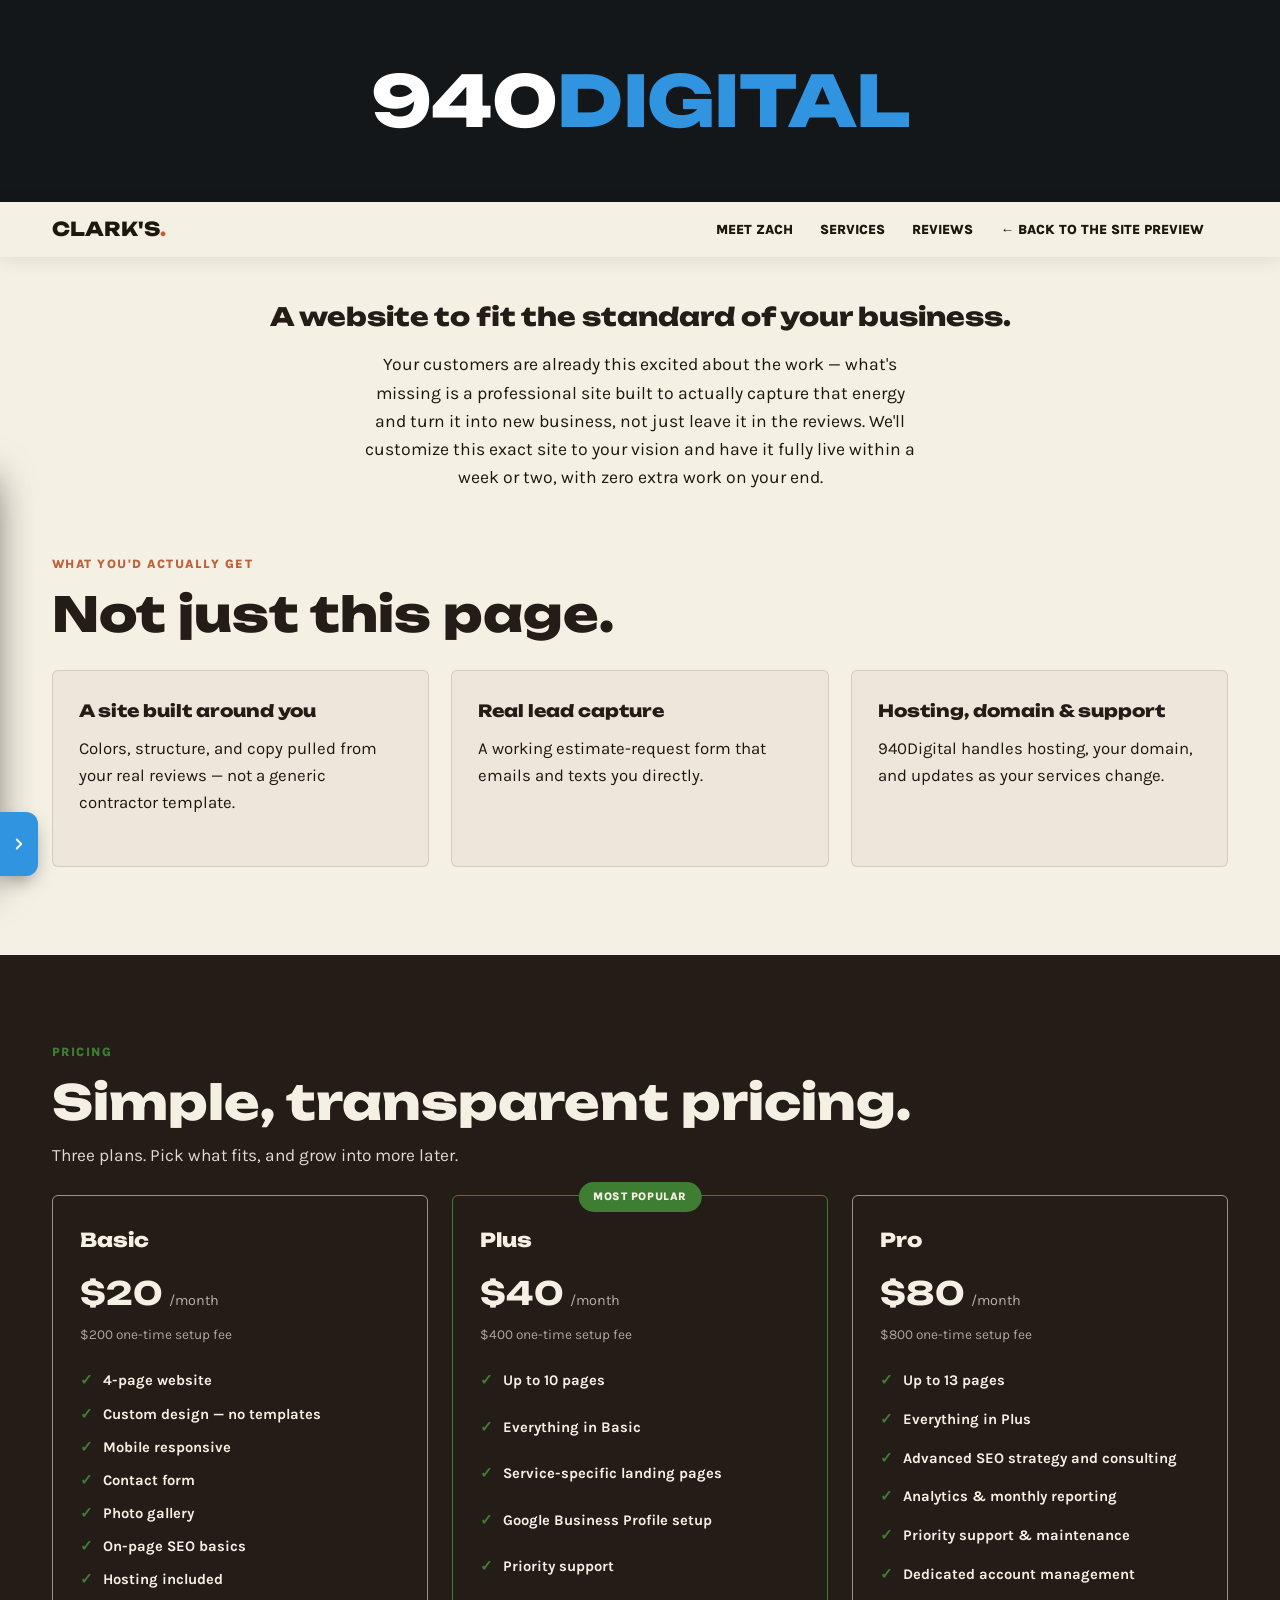
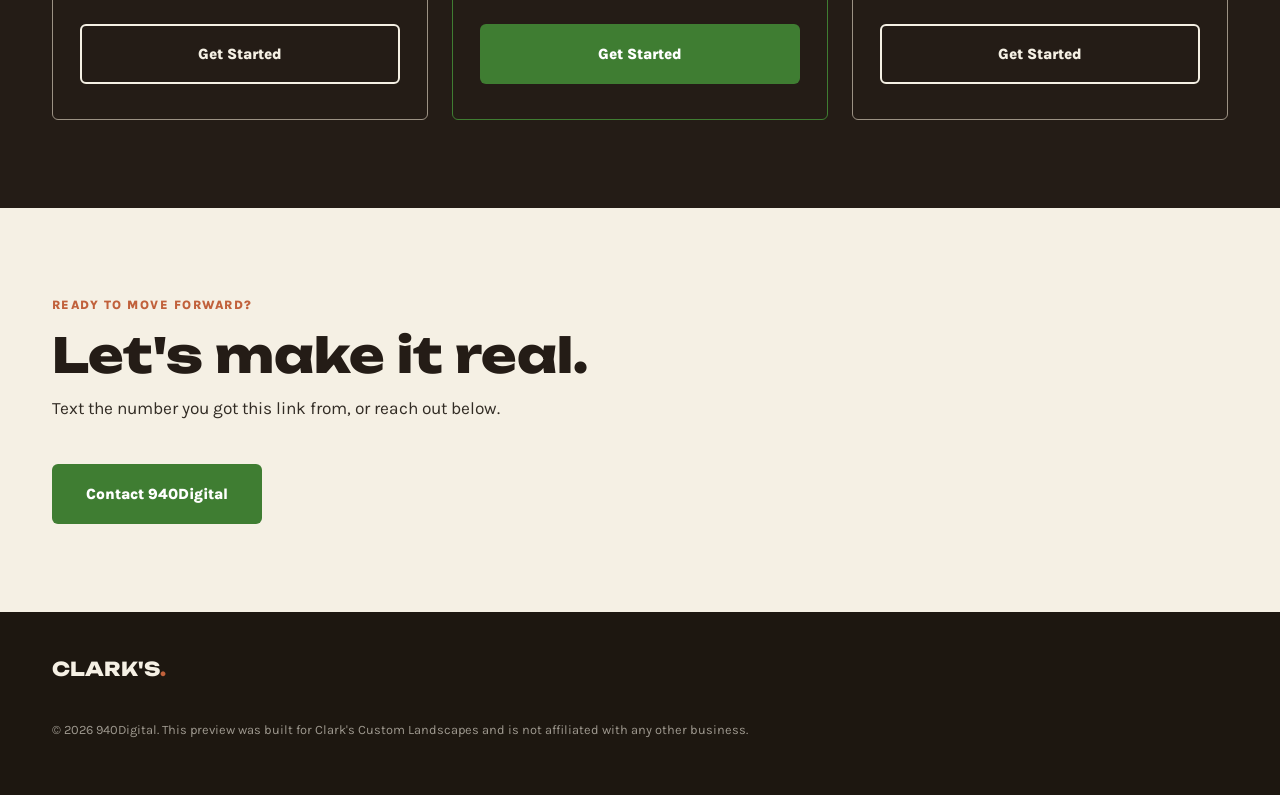
<file: buy.html>
<!doctype html>
<html lang="en">
<head>
<meta charset="UTF-8">
<meta name="viewport" content="width=device-width, initial-scale=1">
<title>This Site Is a Preview, Built for Clark's Custom Landscapes — 940Digital</title>
<meta name="description" content="This is a demo site built specifically for Clark's Custom Landscapes by 940Digital. Here's what it is, what you'd get, and how to move forward.">
<link rel="preconnect" href="https://fonts.googleapis.com">
<link rel="preconnect" href="https://fonts.gstatic.com" crossorigin>
<link href="https://fonts.googleapis.com/css2?family=Unbounded:wght@700;800;900&family=Karla:wght@400;500;600;700;800&display=swap" rel="stylesheet">
<link rel="icon" type="image/x-icon" href="favicon.ico">
<link rel="icon" type="image/png" sizes="32x32" href="favicon-32x32.png">
<link rel="icon" type="image/png" sizes="16x16" href="favicon-16x16.png">
<link rel="apple-touch-icon" sizes="180x180" href="apple-touch-icon.png">
<link rel="stylesheet" href="styles.css">
</head>
<body>

<div class="brand-mark-banner">
  <div class="wrap">
    <a href="https://940digital.com" class="brand-mark" target="_blank" rel="noopener">940<span>Digital</span></a>
  </div>
</div>

<header class="site-header solid" style="position: static;">
  <div class="wrap">
    <a href="index.html" class="logo">Clark's<span>.</span></a>
    <nav class="main-nav" aria-label="Primary">
      <a href="about.html">Meet Zach</a>
      <a href="services.html">Services</a>
      <a href="reviews.html">Reviews</a>
      <a href="index.html">← Back to the Site Preview</a>
    </nav>
    <div class="nav-cta">
      <button class="nav-toggle" id="navToggle" aria-expanded="false" aria-controls="mobileNav">Menu</button>
    </div>
  </div>
</header>

<div class="mobile-nav" id="mobileNav">
  <button class="mobile-nav__close" id="navClose" aria-label="Close menu">Close</button>
  <a href="about.html">Meet Zach</a>
  <a href="services.html">Services</a>
  <a href="reviews.html">Reviews</a>
  <a href="index.html">← Back to the Site Preview</a>
</div>

<main>
  <section class="pitch-hero wrap" style="padding-top: 3rem;">
    <h1 style="text-transform:none;">A website to fit the standard of your business.</h1>
    <p>Your customers are already this excited about the work — what's missing is a professional site built to actually capture that energy and turn it into new business, not just leave it in the reviews. We'll customize this exact site to your vision and have it fully live within a week or two, with zero extra work on your end.</p>
  </section>

  <section class="section" style="padding-top:0;">
    <div class="wrap">
      <span class="eyebrow">What You'd Actually Get</span>
      <h2 style="font-size:clamp(1.9rem,4vw,3rem); margin-bottom:2rem; text-transform:none;">Not just this page.</h2>
      <div class="pitch-grid">
        <div class="pitch-card">
          <h3>A site built around you</h3>
          <p>Colors, structure, and copy pulled from your real reviews — not a generic contractor template.</p>
        </div>
        <div class="pitch-card">
          <h3>Real lead capture</h3>
          <p>A working estimate-request form that emails and texts you directly.</p>
        </div>
        <div class="pitch-card">
          <h3>Hosting, domain &amp; support</h3>
          <p>940Digital handles hosting, your domain, and updates as your services change.</p>
        </div>
      </div>
    </div>
  </section>

  <section class="section section--dark">
    <div class="wrap">
      <span class="eyebrow">Pricing</span>
      <h2 style="font-size:clamp(1.9rem,4vw,3rem); margin-bottom:1rem; text-transform:none;">Simple, transparent pricing.</h2>
      <p class="section-dek">Three plans. Pick what fits, and grow into more later.</p>
      <div class="pricing-grid">
        <div class="pricing-card">
          <h3>Basic</h3>
          <div class="pricing-card__price"><b>$20</b><span>/month</span></div>
          <span class="pricing-card__setup">$200 one-time setup fee</span>
          <ul class="pricing-card__list">
            <li>4-page website</li>
            <li>Custom design — no templates</li>
            <li>Mobile responsive</li>
            <li>Contact form</li>
            <li>Photo gallery</li>
            <li>On-page SEO basics</li>
            <li>Hosting included</li>
          </ul>
          <a href="https://www.940digital.com/contact" class="btn btn--dark-ghost" target="_blank" rel="noopener">Get Started</a>
        </div>
        <div class="pricing-card pricing-card--featured">
          <span class="pricing-card__badge">Most Popular</span>
          <h3>Plus</h3>
          <div class="pricing-card__price"><b>$40</b><span>/month</span></div>
          <span class="pricing-card__setup">$400 one-time setup fee</span>
          <ul class="pricing-card__list">
            <li>Up to 10 pages</li>
            <li>Everything in Basic</li>
            <li>Service-specific landing pages</li>
            <li>Google Business Profile setup</li>
            <li>Priority support</li>
          </ul>
          <a href="https://www.940digital.com/contact" class="btn btn--primary" target="_blank" rel="noopener">Get Started</a>
        </div>
        <div class="pricing-card">
          <h3>Pro</h3>
          <div class="pricing-card__price"><b>$80</b><span>/month</span></div>
          <span class="pricing-card__setup">$800 one-time setup fee</span>
          <ul class="pricing-card__list">
            <li>Up to 13 pages</li>
            <li>Everything in Plus</li>
            <li>Advanced SEO strategy and consulting</li>
            <li>Analytics &amp; monthly reporting</li>
            <li>Priority support &amp; maintenance</li>
            <li>Dedicated account management</li>
          </ul>
          <a href="https://www.940digital.com/contact" class="btn btn--dark-ghost" target="_blank" rel="noopener">Get Started</a>
        </div>
      </div>
    </div>
  </section>

  <section class="section" id="contact">
    <div class="wrap">
      <span class="eyebrow">Ready to Move Forward?</span>
      <h2 style="font-size:clamp(1.9rem,4vw,3rem); margin-bottom:1rem; text-transform:none;">Let's make it real.</h2>
      <p class="section-dek">Text the number you got this link from, or reach out below.</p>
      <a href="https://www.940digital.com/contact.html" class="btn btn--primary" target="_blank" rel="noopener" style="margin-top:1.5rem;">Contact 940Digital</a>
    </div>
  </section>
</main>

<footer class="site-footer">
  <div class="wrap">
    <a href="index.html" class="logo">Clark's<span>.</span></a>
    <p class="footer-fine">&copy; 2026 940Digital. This preview was built for Clark's Custom Landscapes and is not affiliated with any other business.</p>
  </div>
</footer>

<script src="script.js"></script>

<div id="d940-drawer" class="d940-drawer">
  <div class="d940-panel">
    <div class="d940-mark">940<span>Digital</span></div>
    <p class="d940-body">Imagine this site customized with your colors and logo — fully in sync with your vision.</p>
    <p class="d940-body">We build these previews from your business's own publicly available information online, so this one is built specifically for you — and anything on it, any word, image, or detail, can be changed if it doesn't feel like an accurate fit.</p>
    <p class="d940-cta">Want to learn more? Text the number you got this link from, <a href="https://www.940digital.com/contact.html" target="_blank" rel="noopener">email us</a>, or visit <a href="https://www.940digital.com" target="_blank" rel="noopener">940digital.com</a>.</p>
  </div>
  <button class="d940-tab" type="button" aria-label="Open">
    <svg viewBox="0 0 24 24" fill="none" stroke="currentColor" stroke-width="2.4" stroke-linecap="round" stroke-linejoin="round"><polyline points="9 6 15 12 9 18"/></svg>
  </button>
</div>
<style>
  .d940-drawer { position: fixed; left: 0; bottom: 1.5rem; z-index: 999; display: flex; align-items: flex-end; transform: translateX(-320px); transition: transform .4s cubic-bezier(.16,1,.3,1); font-family: -apple-system, BlinkMacSystemFont, 'Segoe UI', Roboto, sans-serif; }
  .d940-drawer.open { transform: translateX(0); }
  .d940-panel { width: 320px; flex-shrink: 0; background: #1B1D21; border: 1px solid #3194E0; border-left: 0; border-radius: 0 14px 0 0; padding: 1.4rem 1.5rem 1.5rem; box-shadow: 0 16px 40px -8px rgba(0,0,0,.65); color: #fff; }
  .d940-mark { font-weight: 800; font-size: 1.3rem; margin-bottom: .75rem; letter-spacing: -0.01em; }
  .d940-mark span { color: #3194E0; }
  .d940-body { font-size: .95rem; line-height: 1.55; color: #fff; margin: 0 0 .85rem; }
  .d940-cta { font-size: .88rem; line-height: 1.5; color: #D4D8DE; margin: 0; }
  .d940-cta a { color: #5FAEEE; font-weight: 700; text-decoration: underline; }
  .d940-tab { flex-shrink: 0; width: 38px; height: 64px; background: #3194E0; color: #fff; border: none; border-radius: 0 12px 12px 0; display: flex; align-items: center; justify-content: center; cursor: pointer; box-shadow: 0 8px 20px -6px rgba(0,0,0,.5); }
  .d940-tab:hover { background: #4AA3E8; }
  .d940-tab svg { width: 18px; height: 18px; transition: transform .35s cubic-bezier(.16,1,.3,1); }
  .d940-drawer.open .d940-tab svg { transform: rotate(180deg); }
  @media (max-width: 480px) {
    .d940-drawer { transform: translateX(-260px); }
    .d940-panel { width: 260px; padding: 1.2rem 1.25rem 1.3rem; }
  }
</style>
<script>
  (function () {
    var drawer = document.getElementById('d940-drawer');
    if (!drawer) return;
    var tab = drawer.querySelector('.d940-tab');
    tab.addEventListener('click', function () {
      var open = drawer.classList.toggle('open');
      tab.setAttribute('aria-label', open ? 'Close' : 'Open');
    });
  })();
</script>

</body>
</html>
</file>
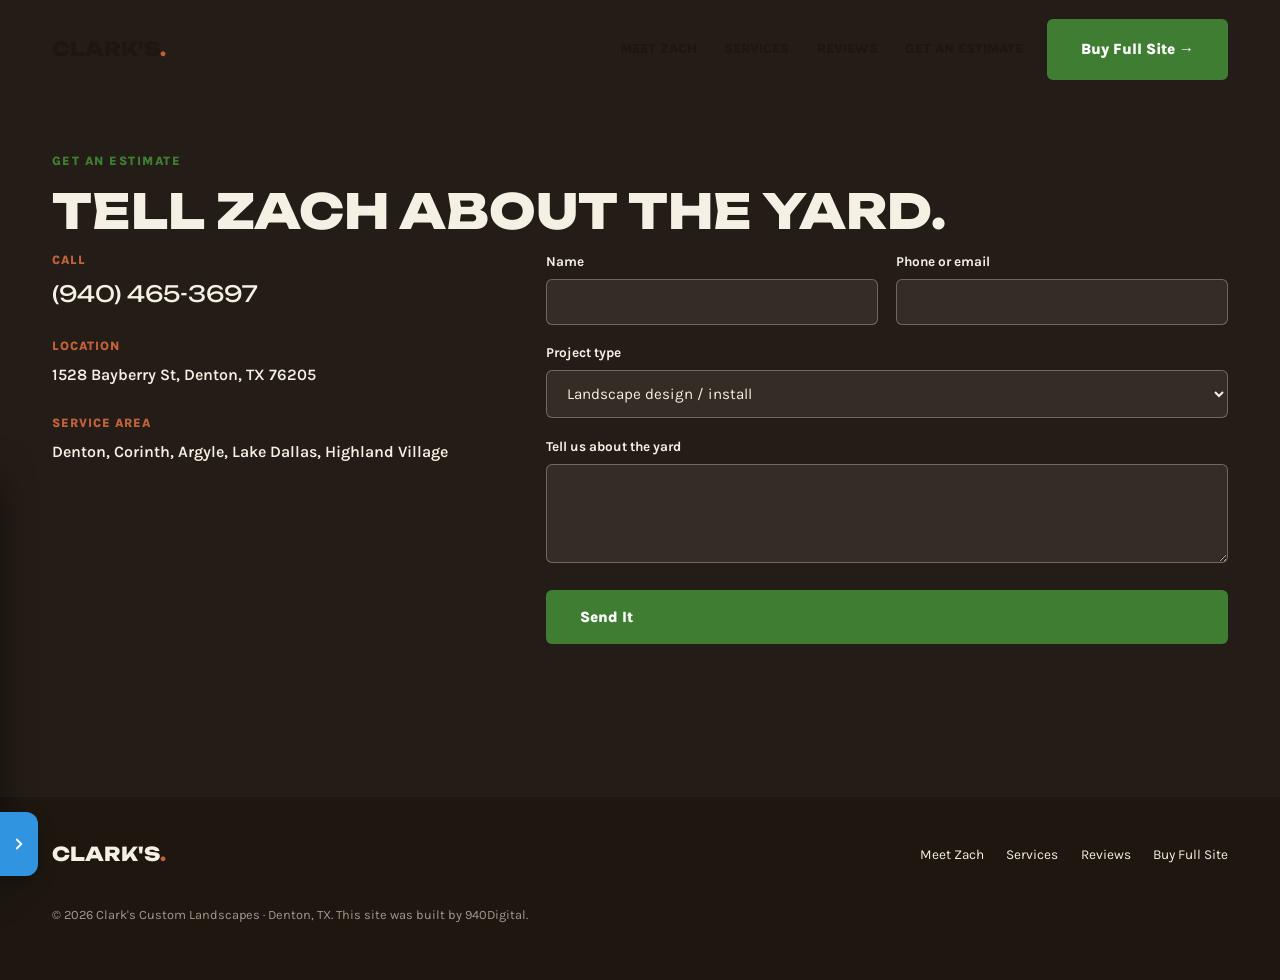
<file: contact.html>
<!doctype html>
<html lang="en">
<head>
<meta charset="UTF-8">
<meta name="viewport" content="width=device-width, initial-scale=1">
<title>Contact — Clark's Custom Landscapes | Denton, TX</title>
<meta name="description" content="Get a landscaping estimate from Clark's Custom Landscapes in Denton, TX. Call (940) 465-3697 or send the form.">
<link rel="preconnect" href="https://fonts.googleapis.com">
<link rel="preconnect" href="https://fonts.gstatic.com" crossorigin>
<link href="https://fonts.googleapis.com/css2?family=Unbounded:wght@700;800;900&family=Karla:wght@400;500;600;700;800&display=swap" rel="stylesheet">
<link rel="icon" type="image/x-icon" href="favicon.ico">
<link rel="icon" type="image/png" sizes="32x32" href="favicon-32x32.png">
<link rel="icon" type="image/png" sizes="16x16" href="favicon-16x16.png">
<link rel="apple-touch-icon" sizes="180x180" href="apple-touch-icon.png">
<link rel="stylesheet" href="styles.css">
</head>
<body>

<header class="site-header" id="siteHeader">
  <div class="wrap">
    <a href="index.html" class="logo">Clark's<span>.</span></a>
    <nav class="main-nav" aria-label="Primary">
      <a href="about.html">Meet Zach</a>
      <a href="services.html">Services</a>
      <a href="reviews.html">Reviews</a>
      <a href="contact.html">Get an Estimate</a>
    </nav>
    <div class="nav-cta">
      <a href="buy.html" class="btn btn--primary nav-full-site">Buy Full Site →</a>
      <button class="nav-toggle" id="navToggle" aria-expanded="false" aria-controls="mobileNav">Menu</button>
    </div>
  </div>
</header>

<div class="mobile-nav" id="mobileNav">
  <button class="mobile-nav__close" id="navClose" aria-label="Close menu">Close</button>
  <a href="about.html">Meet Zach</a>
  <a href="services.html">Services</a>
  <a href="reviews.html">Reviews</a>
  <a href="contact.html">Get an Estimate</a>
  <a href="buy.html">Buy Full Site</a>
</div>

<main>

  <section class="section section--dark" style="padding-top:9.5rem;">
    <div class="wrap">
      <span class="eyebrow">Get an Estimate</span>
      <h1 style="font-size:clamp(1.9rem,4vw,3rem); margin-bottom:1rem; font-family:var(--font-display); font-weight:800; text-transform:uppercase; color:var(--fescue);">Tell Zach about the yard.</h1>
      <div class="contact-layout">
        <div class="contact-direct">
          <div>
            <span class="contact-direct__label">Call</span>
            <a href="tel:+19404653697">(940) 465-3697</a>
          </div>
          <div>
            <span class="contact-direct__label">Location</span>
            <span style="font-family:var(--font-body); font-weight:600; font-size:1rem;">1528 Bayberry St, Denton, TX 76205</span>
          </div>
          <div>
            <span class="contact-direct__label">Service Area</span>
            <span style="font-family:var(--font-body); font-weight:600; font-size:1rem;">Denton, Corinth, Argyle, Lake Dallas, Highland Village</span>
          </div>
        </div>
        <form class="contact-form" id="contactForm" novalidate>
          <div class="form-row">
            <div class="field">
              <label for="name">Name</label>
              <input type="text" id="name" name="name" required autocomplete="name">
            </div>
            <div class="field">
              <label for="phone">Phone or email</label>
              <input type="text" id="phone" name="phone" required autocomplete="tel">
            </div>
          </div>
          <div class="field">
            <label for="project">Project type</label>
            <select id="project" name="project">
              <option>Landscape design / install</option>
              <option>Hardscaping</option>
              <option>Lawn care / maintenance</option>
              <option>Not sure yet</option>
            </select>
          </div>
          <div class="field">
            <label for="message">Tell us about the yard</label>
            <textarea id="message" name="message" rows="4"></textarea>
          </div>
          <button type="submit" class="btn btn--primary">Send It</button>
          <p class="form-status" id="formStatus" role="status" aria-live="polite"></p>
        </form>
      </div>
    </div>
  </section>

</main>

<footer class="site-footer">
  <div class="wrap">
    <a href="index.html" class="logo">Clark's<span>.</span></a>
    <ul class="footer-links">
      <li><a href="about.html">Meet Zach</a></li>
      <li><a href="services.html">Services</a></li>
      <li><a href="reviews.html">Reviews</a></li>
      <li><a href="buy.html">Buy Full Site</a></li>
    </ul>
    <p class="footer-fine">&copy; 2026 Clark's Custom Landscapes · Denton, TX. This site was built by 940Digital.</p>
  </div>
</footer>

<script src="script.js"></script>

<div id="d940-drawer" class="d940-drawer">
  <div class="d940-panel">
    <div class="d940-mark">940<span>Digital</span></div>
    <p class="d940-body">Imagine this site customized with your colors and logo — fully in sync with your vision.</p>
    <p class="d940-body">We build these previews from your business's own publicly available information online, so this one is built specifically for you — and anything on it, any word, image, or detail, can be changed if it doesn't feel like an accurate fit.</p>
    <p class="d940-cta">Want to learn more? Text the number you got this link from, <a href="https://www.940digital.com/contact.html" target="_blank" rel="noopener">email us</a>, or visit <a href="https://www.940digital.com" target="_blank" rel="noopener">940digital.com</a>.</p>
  </div>
  <button class="d940-tab" type="button" aria-label="Open">
    <svg viewBox="0 0 24 24" fill="none" stroke="currentColor" stroke-width="2.4" stroke-linecap="round" stroke-linejoin="round"><polyline points="9 6 15 12 9 18"/></svg>
  </button>
</div>
<style>
  .d940-drawer { position: fixed; left: 0; bottom: 1.5rem; z-index: 999; display: flex; align-items: flex-end; transform: translateX(-320px); transition: transform .4s cubic-bezier(.16,1,.3,1); font-family: -apple-system, BlinkMacSystemFont, 'Segoe UI', Roboto, sans-serif; }
  .d940-drawer.open { transform: translateX(0); }
  .d940-panel { width: 320px; flex-shrink: 0; background: #1B1D21; border: 1px solid #3194E0; border-left: 0; border-radius: 0 14px 0 0; padding: 1.4rem 1.5rem 1.5rem; box-shadow: 0 16px 40px -8px rgba(0,0,0,.65); color: #fff; }
  .d940-mark { font-weight: 800; font-size: 1.3rem; margin-bottom: .75rem; letter-spacing: -0.01em; }
  .d940-mark span { color: #3194E0; }
  .d940-body { font-size: .95rem; line-height: 1.55; color: #fff; margin: 0 0 .85rem; }
  .d940-cta { font-size: .88rem; line-height: 1.5; color: #D4D8DE; margin: 0; }
  .d940-cta a { color: #5FAEEE; font-weight: 700; text-decoration: underline; }
  .d940-tab { flex-shrink: 0; width: 38px; height: 64px; background: #3194E0; color: #fff; border: none; border-radius: 0 12px 12px 0; display: flex; align-items: center; justify-content: center; cursor: pointer; box-shadow: 0 8px 20px -6px rgba(0,0,0,.5); }
  .d940-tab:hover { background: #4AA3E8; }
  .d940-tab svg { width: 18px; height: 18px; transition: transform .35s cubic-bezier(.16,1,.3,1); }
  .d940-drawer.open .d940-tab svg { transform: rotate(180deg); }
  @media (max-width: 480px) {
    .d940-drawer { transform: translateX(-260px); }
    .d940-panel { width: 260px; padding: 1.2rem 1.25rem 1.3rem; }
  }
</style>
<script>
  (function () {
    var drawer = document.getElementById('d940-drawer');
    if (!drawer) return;
    var tab = drawer.querySelector('.d940-tab');
    tab.addEventListener('click', function () {
      var open = drawer.classList.toggle('open');
      tab.setAttribute('aria-label', open ? 'Close' : 'Open');
    });
  })();
</script>

</body>
</html>
</file>
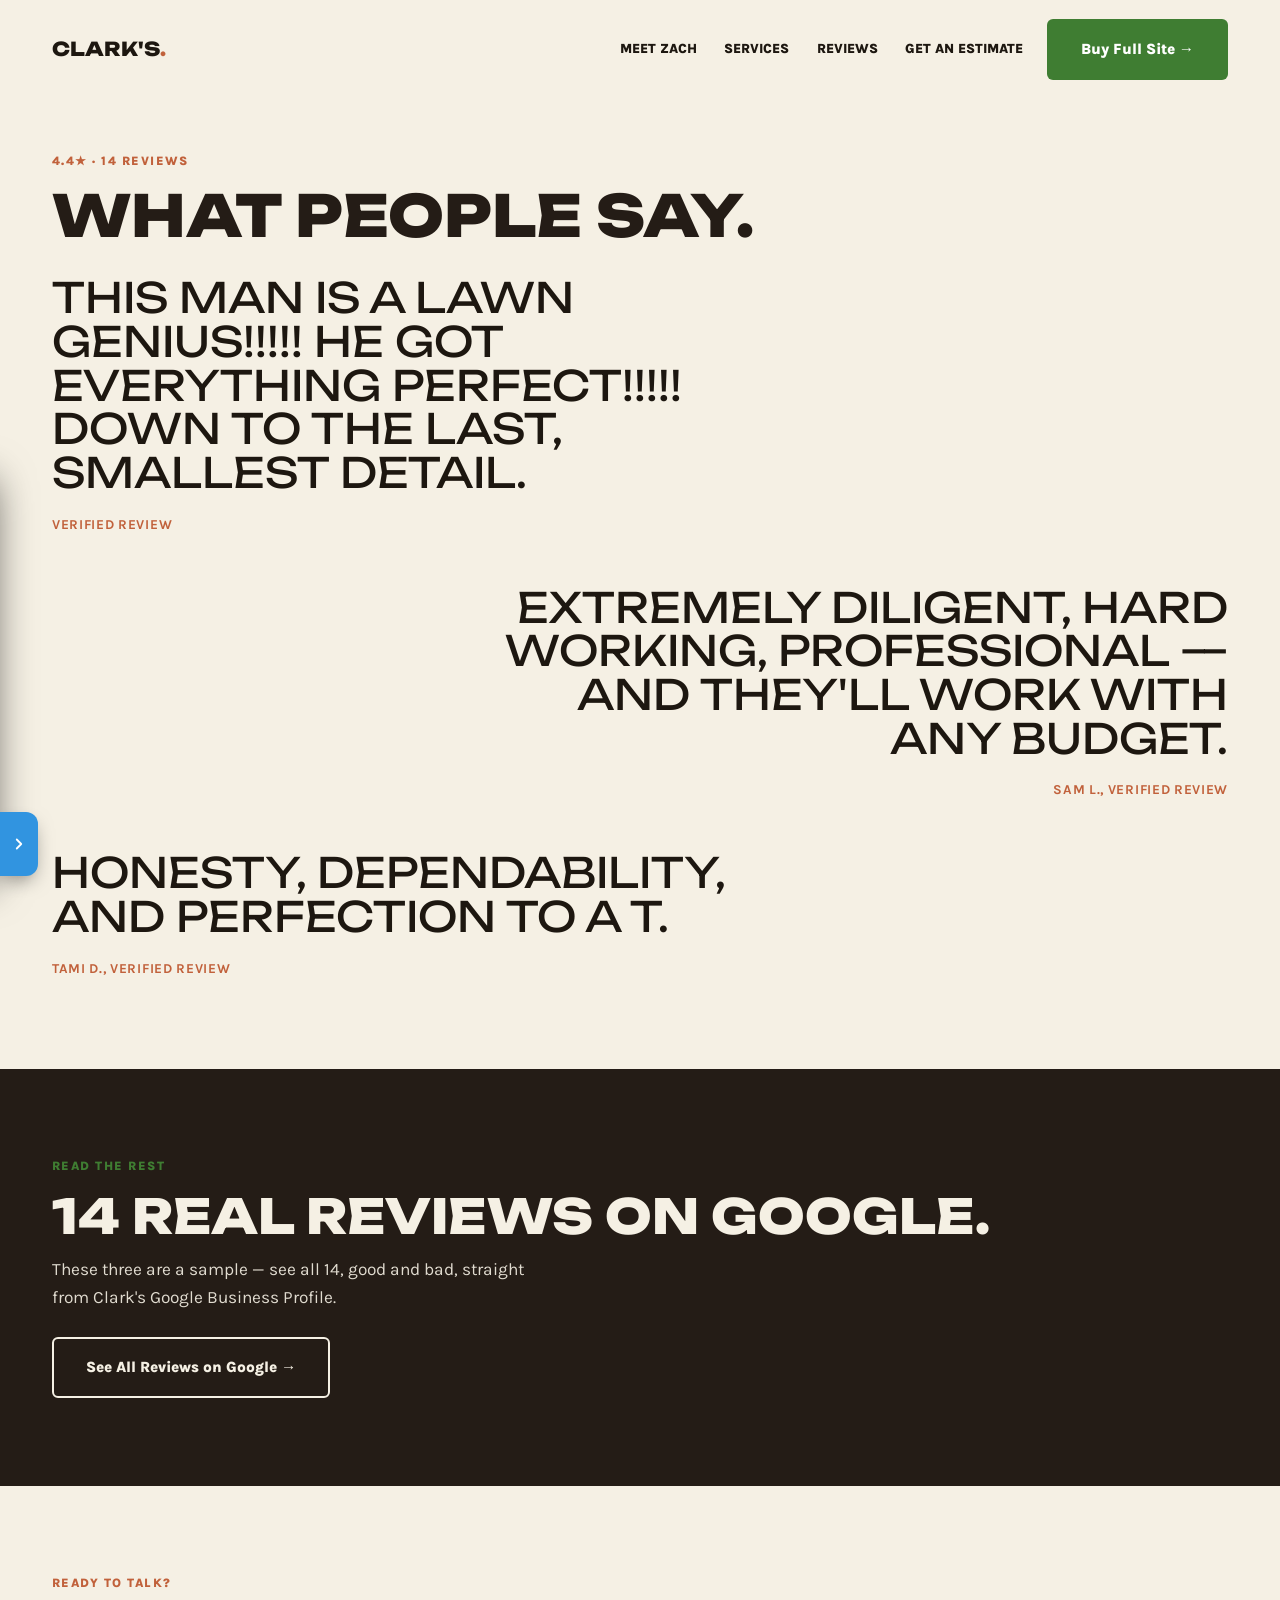
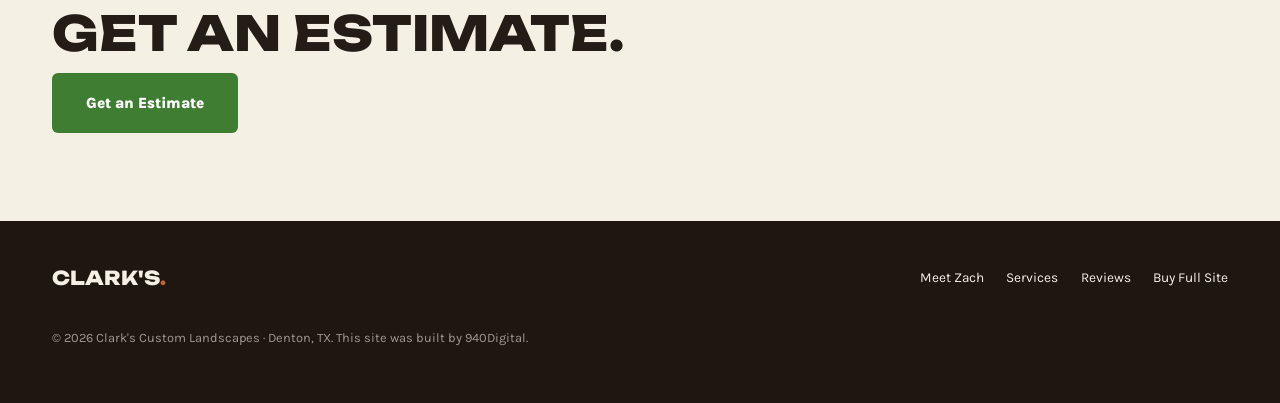
<file: reviews.html>
<!doctype html>
<html lang="en">
<head>
<meta charset="UTF-8">
<meta name="viewport" content="width=device-width, initial-scale=1">
<title>Reviews — Clark's Custom Landscapes | Denton, TX</title>
<meta name="description" content="Real verified reviews for Clark's Custom Landscapes in Denton, TX — 4.4 stars across 14 reviews.">
<link rel="preconnect" href="https://fonts.googleapis.com">
<link rel="preconnect" href="https://fonts.gstatic.com" crossorigin>
<link href="https://fonts.googleapis.com/css2?family=Unbounded:wght@700;800;900&family=Karla:wght@400;500;600;700;800&display=swap" rel="stylesheet">
<link rel="icon" type="image/x-icon" href="favicon.ico">
<link rel="icon" type="image/png" sizes="32x32" href="favicon-32x32.png">
<link rel="icon" type="image/png" sizes="16x16" href="favicon-16x16.png">
<link rel="apple-touch-icon" sizes="180x180" href="apple-touch-icon.png">
<link rel="stylesheet" href="styles.css">
</head>
<body>

<header class="site-header" id="siteHeader">
  <div class="wrap">
    <a href="index.html" class="logo">Clark's<span>.</span></a>
    <nav class="main-nav" aria-label="Primary">
      <a href="about.html">Meet Zach</a>
      <a href="services.html">Services</a>
      <a href="reviews.html">Reviews</a>
      <a href="contact.html">Get an Estimate</a>
    </nav>
    <div class="nav-cta">
      <a href="buy.html" class="btn btn--primary nav-full-site">Buy Full Site →</a>
      <button class="nav-toggle" id="navToggle" aria-expanded="false" aria-controls="mobileNav">Menu</button>
    </div>
  </div>
</header>

<div class="mobile-nav" id="mobileNav">
  <button class="mobile-nav__close" id="navClose" aria-label="Close menu">Close</button>
  <a href="about.html">Meet Zach</a>
  <a href="services.html">Services</a>
  <a href="reviews.html">Reviews</a>
  <a href="contact.html">Get an Estimate</a>
  <a href="buy.html">Buy Full Site</a>
</div>

<main>

  <section class="section" style="padding-top:9.5rem;">
    <div class="wrap">
      <span class="eyebrow">4.4★ · 14 Reviews</span>
      <h1 style="font-family:var(--font-display); font-weight:800; text-transform:uppercase; font-size:clamp(2.2rem, 5vw, 3.6rem); max-width:16ch; margin:0 0 2rem;">What people say.</h1>
      <div class="pullquotes">
        <div class="pullquote">
          <blockquote>This man is a lawn GENIUS!!!!! He got everything PERFECT!!!!! Down to the last, smallest detail.</blockquote>
          <cite>Verified review</cite>
        </div>
        <div class="pullquote">
          <blockquote>Extremely diligent, hard working, professional — and they'll work with any budget.</blockquote>
          <cite>Sam L., verified review</cite>
        </div>
        <div class="pullquote">
          <blockquote>Honesty, dependability, and perfection to a T.</blockquote>
          <cite>Tami D., verified review</cite>
        </div>
      </div>
    </div>
  </section>

  <section class="section section--dark">
    <div class="wrap">
      <span class="eyebrow">Read the Rest</span>
      <h2 style="font-size:clamp(1.9rem,4vw,3rem); margin-bottom:1rem;">14 real reviews on Google.</h2>
      <p class="section-dek" style="max-width:50ch; margin-bottom:1.6rem;">These three are a sample — see all 14, good and bad, straight from Clark's Google Business Profile.</p>
      <a href="https://www.google.com/maps/search/?api=1&query=Clark%27s+Custom+Landscapes+Denton+TX" target="_blank" rel="noopener" class="btn btn--dark-ghost">See All Reviews on Google →</a>
    </div>
  </section>

  <section class="section">
    <div class="wrap">
      <span class="eyebrow">Ready to Talk?</span>
      <h2 style="font-size:clamp(1.9rem,4vw,3rem); margin-bottom:1rem;">Get an estimate.</h2>
      <a href="contact.html" class="btn btn--primary">Get an Estimate</a>
    </div>
  </section>

</main>

<footer class="site-footer">
  <div class="wrap">
    <a href="index.html" class="logo">Clark's<span>.</span></a>
    <ul class="footer-links">
      <li><a href="about.html">Meet Zach</a></li>
      <li><a href="services.html">Services</a></li>
      <li><a href="reviews.html">Reviews</a></li>
      <li><a href="buy.html">Buy Full Site</a></li>
    </ul>
    <p class="footer-fine">&copy; 2026 Clark's Custom Landscapes · Denton, TX. This site was built by 940Digital.</p>
  </div>
</footer>

<script src="script.js"></script>

<div id="d940-drawer" class="d940-drawer">
  <div class="d940-panel">
    <div class="d940-mark">940<span>Digital</span></div>
    <p class="d940-body">Imagine this site customized with your colors and logo — fully in sync with your vision.</p>
    <p class="d940-body">We build these previews from your business's own publicly available information online, so this one is built specifically for you — and anything on it, any word, image, or detail, can be changed if it doesn't feel like an accurate fit.</p>
    <p class="d940-cta">Want to learn more? Text the number you got this link from, <a href="https://www.940digital.com/contact.html" target="_blank" rel="noopener">email us</a>, or visit <a href="https://www.940digital.com" target="_blank" rel="noopener">940digital.com</a>.</p>
  </div>
  <button class="d940-tab" type="button" aria-label="Open">
    <svg viewBox="0 0 24 24" fill="none" stroke="currentColor" stroke-width="2.4" stroke-linecap="round" stroke-linejoin="round"><polyline points="9 6 15 12 9 18"/></svg>
  </button>
</div>
<style>
  .d940-drawer { position: fixed; left: 0; bottom: 1.5rem; z-index: 999; display: flex; align-items: flex-end; transform: translateX(-320px); transition: transform .4s cubic-bezier(.16,1,.3,1); font-family: -apple-system, BlinkMacSystemFont, 'Segoe UI', Roboto, sans-serif; }
  .d940-drawer.open { transform: translateX(0); }
  .d940-panel { width: 320px; flex-shrink: 0; background: #1B1D21; border: 1px solid #3194E0; border-left: 0; border-radius: 0 14px 0 0; padding: 1.4rem 1.5rem 1.5rem; box-shadow: 0 16px 40px -8px rgba(0,0,0,.65); color: #fff; }
  .d940-mark { font-weight: 800; font-size: 1.3rem; margin-bottom: .75rem; letter-spacing: -0.01em; }
  .d940-mark span { color: #3194E0; }
  .d940-body { font-size: .95rem; line-height: 1.55; color: #fff; margin: 0 0 .85rem; }
  .d940-cta { font-size: .88rem; line-height: 1.5; color: #D4D8DE; margin: 0; }
  .d940-cta a { color: #5FAEEE; font-weight: 700; text-decoration: underline; }
  .d940-tab { flex-shrink: 0; width: 38px; height: 64px; background: #3194E0; color: #fff; border: none; border-radius: 0 12px 12px 0; display: flex; align-items: center; justify-content: center; cursor: pointer; box-shadow: 0 8px 20px -6px rgba(0,0,0,.5); }
  .d940-tab:hover { background: #4AA3E8; }
  .d940-tab svg { width: 18px; height: 18px; transition: transform .35s cubic-bezier(.16,1,.3,1); }
  .d940-drawer.open .d940-tab svg { transform: rotate(180deg); }
  @media (max-width: 480px) {
    .d940-drawer { transform: translateX(-260px); }
    .d940-panel { width: 260px; padding: 1.2rem 1.25rem 1.3rem; }
  }
</style>
<script>
  (function () {
    var drawer = document.getElementById('d940-drawer');
    if (!drawer) return;
    var tab = drawer.querySelector('.d940-tab');
    tab.addEventListener('click', function () {
      var open = drawer.classList.toggle('open');
      tab.setAttribute('aria-label', open ? 'Close' : 'Open');
    });
  })();
</script>

</body>
</html>
</file>
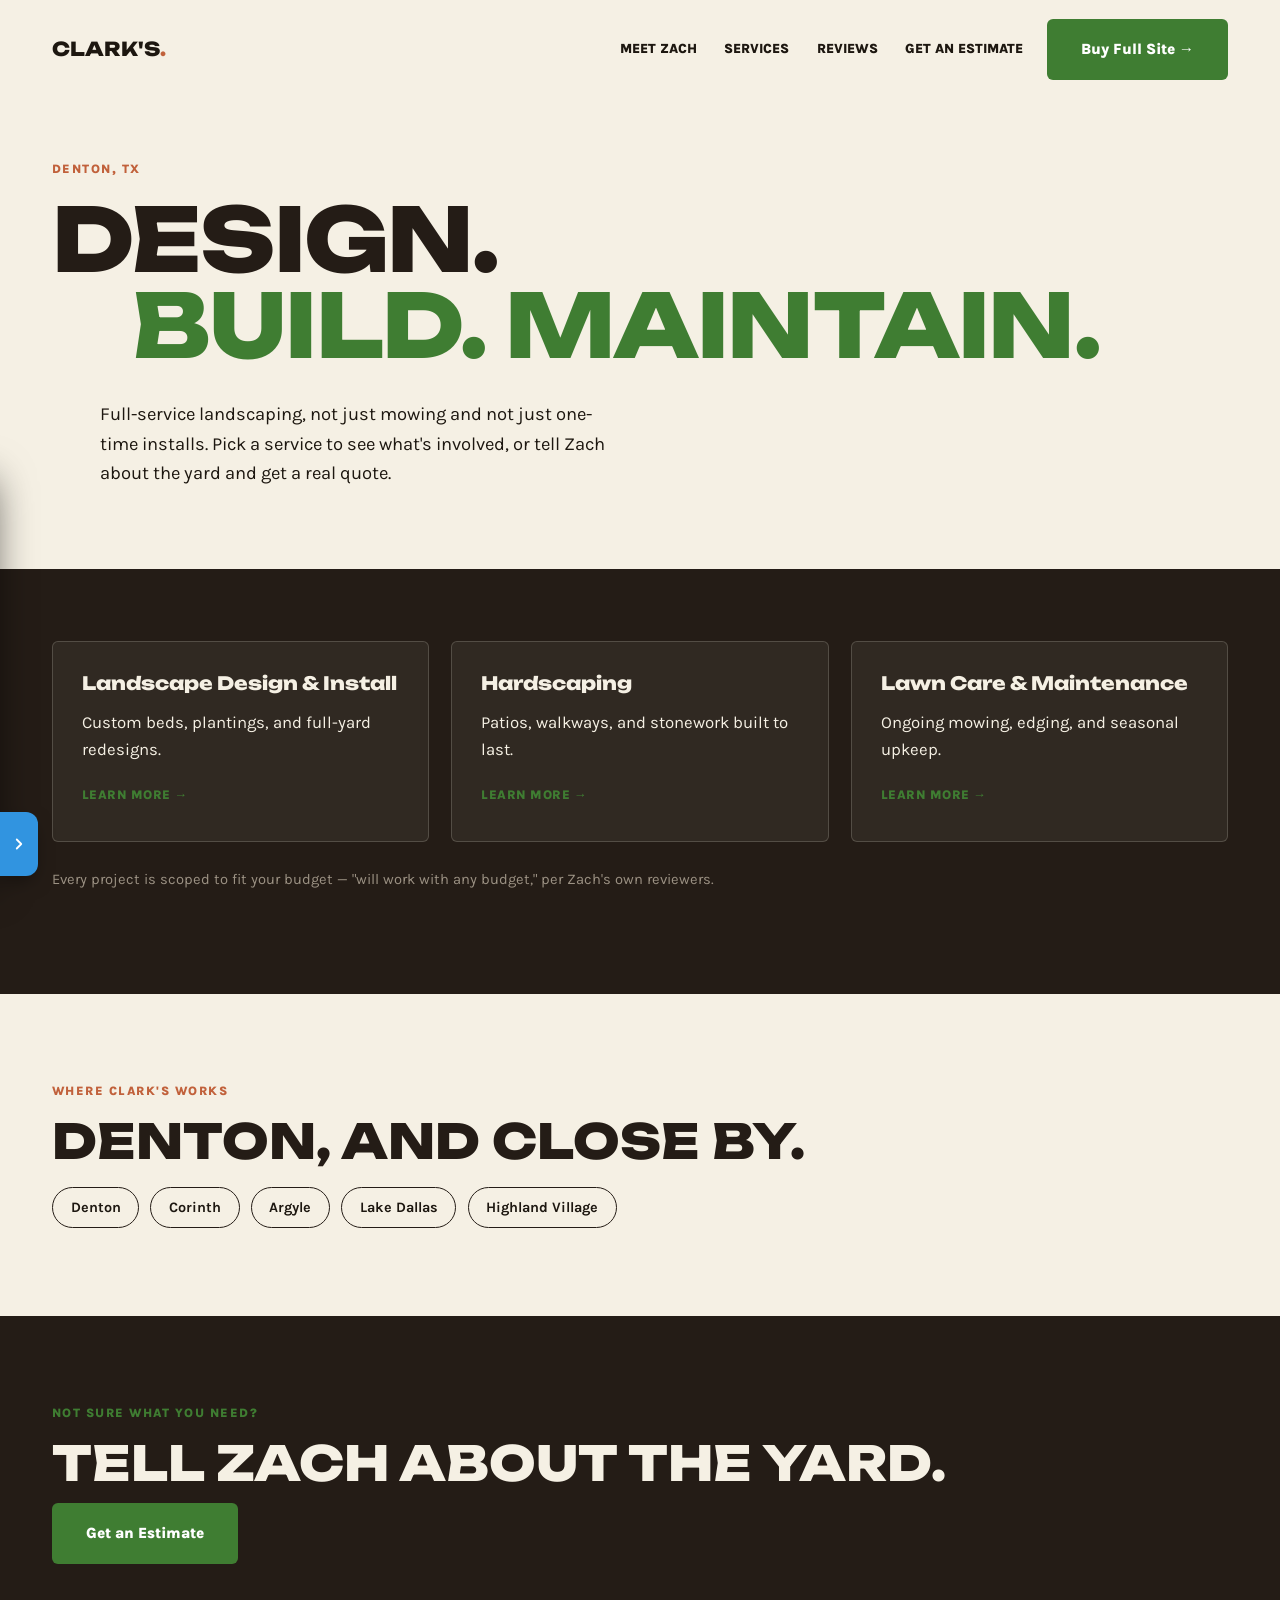
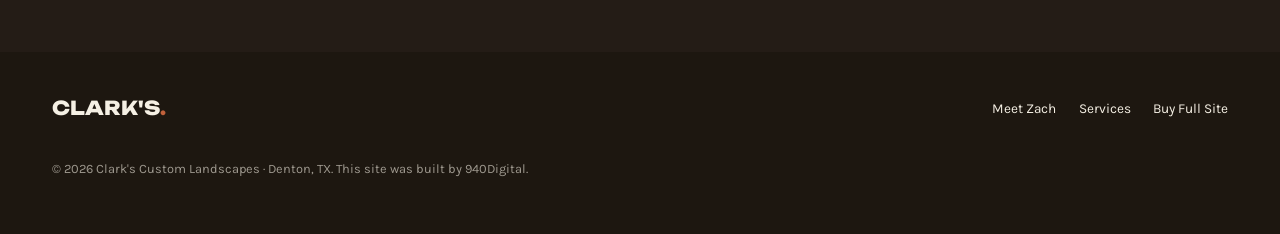
<file: services.html>
<!doctype html>
<html lang="en">
<head>
<meta charset="UTF-8">
<meta name="viewport" content="width=device-width, initial-scale=1">
<title>Services — Clark's Custom Landscapes | Denton, TX</title>
<meta name="description" content="Landscape design and install, hardscaping, and lawn care and maintenance in Denton, TX from Clark's Custom Landscapes — Zachery Clark, reviewed as a 'lawn GENIUS.'">
<link rel="preconnect" href="https://fonts.googleapis.com">
<link rel="preconnect" href="https://fonts.gstatic.com" crossorigin>
<link href="https://fonts.googleapis.com/css2?family=Unbounded:wght@700;800;900&family=Karla:wght@400;500;600;700;800&display=swap" rel="stylesheet">
<link rel="icon" type="image/x-icon" href="favicon.ico">
<link rel="icon" type="image/png" sizes="32x32" href="favicon-32x32.png">
<link rel="icon" type="image/png" sizes="16x16" href="favicon-16x16.png">
<link rel="apple-touch-icon" sizes="180x180" href="apple-touch-icon.png">
<link rel="stylesheet" href="styles.css">
</head>
<body>

<header class="site-header" id="siteHeader">
  <div class="wrap">
    <a href="index.html" class="logo">Clark's<span>.</span></a>
    <nav class="main-nav" aria-label="Primary">
      <a href="index.html#zach">Meet Zach</a>
      <a href="services.html">Services</a>
      <a href="index.html#reviews">Reviews</a>
      <a href="index.html#contact">Get an Estimate</a>
    </nav>
    <div class="nav-cta">
      <a href="buy.html" class="btn btn--primary nav-full-site">Buy Full Site →</a>
      <button class="nav-toggle" id="navToggle" aria-expanded="false" aria-controls="mobileNav">Menu</button>
    </div>
  </div>
</header>

<div class="mobile-nav" id="mobileNav">
  <button class="mobile-nav__close" id="navClose" aria-label="Close menu">Close</button>
  <a href="index.html#zach">Meet Zach</a>
  <a href="services.html">Services</a>
  <a href="index.html#reviews">Reviews</a>
  <a href="index.html#contact">Get an Estimate</a>
  <a href="buy.html">Buy Full Site</a>
</div>

<main>

  <section class="hero wrap" style="padding-bottom:3rem;">
    <span class="eyebrow">Denton, TX</span>
    <h1 class="hero__headline" style="font-size:clamp(2.6rem, 8vw, 5.5rem);">Design.<span class="pop">Build. Maintain.</span></h1>
    <p class="hero__dek">Full-service landscaping, not just mowing and not just one-time installs. Pick a service to see what's involved, or tell Zach about the yard and get a real quote.</p>
  </section>

  <section class="section section--dark" style="padding-top:3.5rem;">
    <div class="wrap">
      <div class="services-grid services-grid--three">
        <div class="service-card">
          <h3>Landscape Design &amp; Install</h3>
          <p>Custom beds, plantings, and full-yard redesigns.</p>
          <a href="service-landscape-design-install.html">Learn More →</a>
        </div>
        <div class="service-card">
          <h3>Hardscaping</h3>
          <p>Patios, walkways, and stonework built to last.</p>
          <a href="service-hardscaping.html">Learn More →</a>
        </div>
        <div class="service-card">
          <h3>Lawn Care &amp; Maintenance</h3>
          <p>Ongoing mowing, edging, and seasonal upkeep.</p>
          <a href="service-lawn-care-maintenance.html">Learn More →</a>
        </div>
      </div>
      <p style="margin-top:1.6rem; font-size:0.92rem; color:var(--stone);">Every project is scoped to fit your budget — "will work with any budget," per Zach's own reviewers.</p>
    </div>
  </section>

  <section class="section" id="area">
    <div class="wrap">
      <span class="eyebrow">Where Clark's Works</span>
      <h2 style="font-size:clamp(1.9rem,4vw,3rem); margin-bottom:1rem;">Denton, and close by.</h2>
      <ul class="area-list">
        <li>Denton</li>
        <li>Corinth</li>
        <li>Argyle</li>
        <li>Lake Dallas</li>
        <li>Highland Village</li>
      </ul>
    </div>
  </section>

  <section class="section section--dark">
    <div class="wrap">
      <span class="eyebrow">Not Sure What You Need?</span>
      <h2 style="font-size:clamp(1.9rem,4vw,3rem); margin-bottom:1rem;">Tell Zach about the yard.</h2>
      <a href="index.html#contact" class="btn btn--primary">Get an Estimate</a>
    </div>
  </section>

</main>

<footer class="site-footer">
  <div class="wrap">
    <a href="index.html" class="logo">Clark's<span>.</span></a>
    <ul class="footer-links">
      <li><a href="index.html#zach">Meet Zach</a></li>
      <li><a href="services.html">Services</a></li>
      <li><a href="buy.html">Buy Full Site</a></li>
    </ul>
    <p class="footer-fine">&copy; 2026 Clark's Custom Landscapes · Denton, TX. This site was built by 940Digital.</p>
  </div>
</footer>

<script src="script.js"></script>

<div id="d940-drawer" class="d940-drawer">
  <div class="d940-panel">
    <div class="d940-mark">940<span>Digital</span></div>
    <p class="d940-body">Imagine this site customized with your colors and logo — fully in sync with your vision.</p>
    <p class="d940-body">We build these previews from your business's own publicly available information online, so this one is built specifically for you — and anything on it, any word, image, or detail, can be changed if it doesn't feel like an accurate fit.</p>
    <p class="d940-cta">Want to learn more? Text the number you got this link from, <a href="https://www.940digital.com/contact.html" target="_blank" rel="noopener">email us</a>, or visit <a href="https://www.940digital.com" target="_blank" rel="noopener">940digital.com</a>.</p>
  </div>
  <button class="d940-tab" type="button" aria-label="Open">
    <svg viewBox="0 0 24 24" fill="none" stroke="currentColor" stroke-width="2.4" stroke-linecap="round" stroke-linejoin="round"><polyline points="9 6 15 12 9 18"/></svg>
  </button>
</div>
<style>
  .d940-drawer { position: fixed; left: 0; bottom: 1.5rem; z-index: 999; display: flex; align-items: flex-end; transform: translateX(-320px); transition: transform .4s cubic-bezier(.16,1,.3,1); font-family: -apple-system, BlinkMacSystemFont, 'Segoe UI', Roboto, sans-serif; }
  .d940-drawer.open { transform: translateX(0); }
  .d940-panel { width: 320px; flex-shrink: 0; background: #1B1D21; border: 1px solid #3194E0; border-left: 0; border-radius: 0 14px 0 0; padding: 1.4rem 1.5rem 1.5rem; box-shadow: 0 16px 40px -8px rgba(0,0,0,.65); color: #fff; }
  .d940-mark { font-weight: 800; font-size: 1.3rem; margin-bottom: .75rem; letter-spacing: -0.01em; }
  .d940-mark span { color: #3194E0; }
  .d940-body { font-size: .95rem; line-height: 1.55; color: #fff; margin: 0 0 .85rem; }
  .d940-cta { font-size: .88rem; line-height: 1.5; color: #D4D8DE; margin: 0; }
  .d940-cta a { color: #5FAEEE; font-weight: 700; text-decoration: underline; }
  .d940-tab { flex-shrink: 0; width: 38px; height: 64px; background: #3194E0; color: #fff; border: none; border-radius: 0 12px 12px 0; display: flex; align-items: center; justify-content: center; cursor: pointer; box-shadow: 0 8px 20px -6px rgba(0,0,0,.5); }
  .d940-tab:hover { background: #4AA3E8; }
  .d940-tab svg { width: 18px; height: 18px; transition: transform .35s cubic-bezier(.16,1,.3,1); }
  .d940-drawer.open .d940-tab svg { transform: rotate(180deg); }
  @media (max-width: 480px) {
    .d940-drawer { transform: translateX(-260px); }
    .d940-panel { width: 260px; padding: 1.2rem 1.25rem 1.3rem; }
  }
</style>
<script>
  (function () {
    var drawer = document.getElementById('d940-drawer');
    if (!drawer) return;
    var tab = drawer.querySelector('.d940-tab');
    tab.addEventListener('click', function () {
      var open = drawer.classList.toggle('open');
      tab.setAttribute('aria-label', open ? 'Close' : 'Open');
    });
  })();
</script>

</body>
</html>
</file>
<file: styles.css>
:root {
  --loam: #241C16;
  --fescue: #F5F0E4;
  --ink: #1D1710;
  --zoysia: #3F7D32;
  --clay: #C1613B;
  --stone: #9C9284;

  --font-display: 'Unbounded', sans-serif;
  --font-body: 'Karla', sans-serif;

  --radius: 6px;
  --wrap: 1240px;
}

* { box-sizing: border-box; }
html { scroll-behavior: smooth; }
body {
  margin: 0;
  background: var(--fescue);
  color: var(--ink);
  font-family: var(--font-body);
  font-size: 1.05rem;
  line-height: 1.6;
  -webkit-font-smoothing: antialiased;
  overflow-x: hidden;
}
img { max-width: 100%; display: block; }
a { color: inherit; text-decoration: none; }
ul { margin: 0; padding: 0; list-style: none; }
.wrap { max-width: var(--wrap); margin: 0 auto; padding: 0 2rem; }

h1, h2, h3 {
  font-family: var(--font-display);
  font-weight: 800;
  line-height: 0.98;
  margin: 0;
  color: var(--loam);
  text-transform: uppercase;
}
.section--dark h1, .section--dark h2, .section--dark h3 { color: var(--fescue); }

.eyebrow { display: block; font-weight: 800; font-size: 0.78rem; letter-spacing: 0.12em; text-transform: uppercase; color: var(--clay); margin-bottom: 1rem; }
.section--dark .eyebrow { color: var(--zoysia); }

.btn { display: inline-flex; align-items: center; gap: 0.5rem; padding: 1rem 2rem; border-radius: var(--radius); font-family: var(--font-body); font-weight: 800; font-size: 0.95rem; border: 2px solid transparent; cursor: pointer; transition: transform .15s ease, background .15s ease; }
.btn:hover { transform: translateY(-2px) rotate(-0.5deg); }
.btn--primary { background: var(--zoysia); color: #fff; }
.btn--primary:hover { background: #326527; }
.btn--ghost { border-color: var(--loam); color: var(--loam); }
.btn--ghost:hover { border-color: var(--clay); color: var(--clay); }
.btn--dark-ghost { border-color: var(--fescue); color: var(--fescue); }

/* ---------- Header ---------- */
.site-header { position: fixed; top: 0; left: 0; right: 0; z-index: 50; padding: 1.2rem 0; transition: background .2s ease, padding .2s ease, box-shadow .2s ease; }
.site-header .wrap { display: flex; align-items: center; gap: 1.5rem; }
.site-header.solid { background: var(--fescue); padding: 0.75rem 0; box-shadow: 0 2px 18px rgba(29,23,16,0.1); }
.logo { font-family: var(--font-display); font-weight: 800; font-size: 1.2rem; margin-right: auto; text-transform: uppercase; }
.logo span { color: var(--clay); }
.preview-flag { font-size: 0.78rem; font-weight: 700; padding: 0.4rem 0.9rem; border-radius: 999px; border: 1px solid var(--stone); color: var(--stone); white-space: nowrap; }
.preview-flag:hover { border-color: var(--clay); color: var(--clay); }
.main-nav { display: none; gap: 1.7rem; font-weight: 800; font-size: 0.85rem; text-transform: uppercase; }
.main-nav a:hover { color: var(--zoysia); }
.nav-full-site { display: inline-flex; }
@media (min-width: 900px) {
  .main-nav { display: flex; }
  .nav-full-site { display: inline-flex; }
}
.nav-toggle { background: none; border: 2px solid var(--loam); border-radius: var(--radius); padding: 0.5rem 0.9rem; font-weight: 800; font-size: 0.85rem; cursor: pointer; }
@media (min-width: 900px) { .nav-toggle { display: none; } }
/* On mobile, the full-site CTA replaces the hamburger entirely (only
   on pages that have one — buy.html has no nav-full-site sibling, so
   its own Menu button is untouched). */
.nav-cta:has(.nav-full-site) .nav-toggle { display: none; }
/* At very narrow widths the full-site button and a wrapped logo can
   collide in one row — drop the button to its own row instead. */
@media (max-width: 480px) {
  .site-header .wrap:has(.nav-full-site) { flex-wrap: wrap; row-gap: 0.6rem; }
  .nav-cta:has(.nav-full-site) { width: 100%; }
  .nav-full-site { width: 100%; justify-content: center; }
}
.mobile-nav { position: fixed; inset: 0; z-index: 70; background: var(--loam); color: var(--fescue); display: flex; flex-direction: column; align-items: flex-start; justify-content: center; gap: 1.6rem; padding: 2rem 2.5rem; transform: translateX(100%); transition: transform .3s ease; }
.mobile-nav.open { transform: translateX(0); }
.mobile-nav a { font-family: var(--font-display); font-size: 1.8rem; text-transform: uppercase; }
.mobile-nav__close { position: absolute; top: 1.5rem; right: 1.8rem; background: none; border: none; color: var(--fescue); font-weight: 700; cursor: pointer; }

/* ---------- Hero — oversized, asymmetric, off-balance type ---------- */
.hero { padding-top: 10rem; padding-bottom: 5rem; position: relative; }
.hero__headline { font-size: clamp(3rem, 10vw, 7.5rem); letter-spacing: -0.02em; }
.hero__headline .pop { color: var(--zoysia); display: block; margin-left: clamp(0px, 8vw, 5rem); }
.hero__dek { max-width: 46ch; margin: 2rem 0 2rem clamp(0px, 6vw, 3rem); font-size: 1.15rem; }
.hero__actions { display: flex; flex-wrap: wrap; gap: 1rem; margin-left: clamp(0px, 6vw, 3rem); }

/* ---------- Section shell ---------- */
.section { padding: 5.5rem 0; }
.section--dark { background: var(--loam); color: var(--fescue); }
.section-dek { margin-top: 1rem; opacity: 0.9; font-size: 1.08rem; max-width: 60ch; }

/* ---------- Meet Zach — lead section, asymmetric ---------- */
.zach-layout { display: grid; gap: 2.5rem; grid-template-columns: 1fr; }
@media (min-width: 980px) { .zach-layout { grid-template-columns: 1.1fr 0.9fr; align-items: center; } }
.zach-media { transform: rotate(-1.2deg); }
.zach-media img { border-radius: var(--radius); box-shadow: 0 30px 60px -20px rgba(29,23,16,0.4); }
.zach-quote { font-family: var(--font-display); font-size: clamp(1.4rem, 3vw, 2.2rem); text-transform: none; line-height: 1.15; margin: 1.2rem 0; color: var(--zoysia); }
.zach-copy p { max-width: 50ch; margin: 1rem 0; }

/* ---------- Services (secondary) ---------- */
.services-grid { display: grid; gap: 1.4rem; grid-template-columns: 1fr; margin-top: 1rem; }
@media (min-width: 780px) { .services-grid { grid-template-columns: repeat(2, 1fr); } }
@media (min-width: 780px) { .services-grid--three { grid-template-columns: repeat(3, 1fr); } }
.service-card { background: rgba(245,240,228,0.06); border: 1px solid rgba(245,240,228,0.18); border-radius: var(--radius); padding: 2.1rem 1.8rem; }
.service-card h3 { font-size: 1.15rem; text-transform: none; margin-bottom: 0.6rem; }
.service-card a { font-size: 0.8rem; font-weight: 800; text-transform: uppercase; letter-spacing: 0.04em; color: var(--zoysia); }

/* ---------- Reviews — oversized editorial pull-quotes ---------- */
.pullquotes { display: grid; gap: 3rem; margin-top: 1rem; }
.pullquote { max-width: 46rem; }
.pullquote:nth-child(even) { margin-left: auto; text-align: right; }
.pullquote blockquote { font-family: var(--font-display); font-size: clamp(1.6rem, 4vw, 2.6rem); line-height: 1.05; text-transform: uppercase; margin: 0 0 1rem; }
.pullquote cite { font-style: normal; font-weight: 700; font-size: 0.85rem; color: var(--clay); text-transform: uppercase; letter-spacing: 0.05em; }

/* ---------- Process ---------- */
.process-grid { display: grid; gap: 1.4rem; grid-template-columns: 1fr; margin-top: 1rem; }
@media (min-width: 780px) { .process-grid { grid-template-columns: repeat(3, 1fr); } }
.process-step { background: rgba(245,240,228,0.06); padding: 2rem 1.6rem; border-radius: var(--radius); border: 1px solid rgba(245,240,228,0.18); }
.process-step b { display: block; font-family: var(--font-display); font-size: 2rem; color: var(--clay); margin-bottom: 0.6rem; }

/* ---------- Area ---------- */
.area-list { display: flex; flex-wrap: wrap; gap: 0.7rem; margin-top: 1.4rem; }
.area-list li { padding: 0.5rem 1.1rem; border: 1px solid var(--loam); border-radius: 999px; font-weight: 700; font-size: 0.9rem; }

/* ---------- Contact ---------- */
.contact-layout { display: grid; gap: 2.5rem; grid-template-columns: 1fr; margin-top: 1rem; }
@media (min-width: 900px) { .contact-layout { grid-template-columns: 0.8fr 1.2fr; } }
.contact-direct div { margin-bottom: 1.6rem; }
.contact-direct__label { display: block; font-size: 0.78rem; font-weight: 800; letter-spacing: 0.08em; text-transform: uppercase; color: var(--clay); margin-bottom: 0.3rem; }
.contact-direct a { font-family: var(--font-display); font-size: 1.4rem; }
.contact-form { display: grid; gap: 1.1rem; }
.form-row { display: grid; gap: 1.1rem; grid-template-columns: 1fr; }
@media (min-width: 560px) { .form-row { grid-template-columns: 1fr 1fr; } }
.field label { display: block; font-size: 0.85rem; font-weight: 700; margin-bottom: 0.4rem; }
.field input, .field select, .field textarea { width: 100%; padding: 0.8rem 1rem; border-radius: var(--radius); border: 1.5px solid rgba(245,240,228,0.3); background: rgba(245,240,228,0.08); color: var(--fescue); font-family: var(--font-body); font-size: 0.95rem; }
.field input:focus, .field select:focus, .field textarea:focus { outline: 2px solid var(--zoysia); }
.form-status { min-height: 1.2rem; font-size: 0.9rem; color: var(--zoysia); }

/* ---------- Footer ---------- */
.site-footer { background: var(--ink); color: var(--fescue); padding: 2.6rem 0; }
.site-footer .wrap { display: flex; flex-wrap: wrap; justify-content: space-between; align-items: center; gap: 1.2rem; }
.footer-fine { width: 100%; font-size: 0.8rem; opacity: 0.6; margin-top: 1rem; }
.footer-links { display: flex; gap: 1.4rem; font-size: 0.85rem; }

/* ---------- 940Digital brand banner (buy.html only) ---------- */
.brand-mark-banner { background: #14171A; padding: 2.8rem 0; text-align: center; }
.brand-mark { display: inline-block; max-width: 100%; font-family: var(--font-display); font-weight: 800; font-size: clamp(2rem, 9vw, 4.4rem); letter-spacing: -0.01em; color: #fff; text-transform: uppercase; }
.brand-mark span { color: #3194E0; }

/* ---------- Buy-this-site page ---------- */
.pitch-hero { padding-top: 9.5rem; padding-bottom: 4rem; text-align: center; }
.pitch-hero p { max-width: 56ch; margin: 1.3rem auto 0; font-size: 1.1rem; }
.pitch-grid { display: grid; gap: 1.4rem; grid-template-columns: 1fr; margin-top: 1rem; }
@media (min-width: 780px) { .pitch-grid { grid-template-columns: repeat(3, 1fr); } }
.pitch-card { background: rgba(29,23,16,0.04); border: 1px solid rgba(29,23,16,0.12); border-radius: var(--radius); padding: 2rem 1.6rem; }
.pitch-card h3 { font-size: 1.05rem; text-transform: none; margin-bottom: 0.6rem; }
.price-block { margin-top: 1rem; padding: 2.4rem; border: 2px dashed var(--stone); border-radius: var(--radius); text-align: center; }
.price-block b { display: block; font-family: var(--font-display); font-size: 1.5rem; }
.price-block span { display: block; margin-top: 0.5rem; font-size: 0.9rem; color: var(--stone); }
.price-block__list { list-style: none; margin: 1.2rem auto 0; padding: 0; display: inline-grid; gap: 0.55rem; text-align: left; text-transform: none; }
.price-block__list li { display: flex; gap: 0.6rem; align-items: baseline; font-weight: 700; font-size: 0.95rem; }
.price-block__list li::before { content: '✓'; color: var(--zoysia); font-weight: 800; }

/* ---------- Pricing grid (3 plans, buy.html) ---------- */
.pricing-grid { display: grid; gap: 1.5rem; grid-template-columns: 1fr; margin-top: 1.6rem; }
@media (min-width: 780px) { .pricing-grid { grid-template-columns: repeat(3, 1fr); align-items: stretch; } }
.pricing-card { position: relative; display: flex; flex-direction: column; border: 1.5px solid var(--stone); border-radius: var(--radius); padding: 2.2rem 1.7rem; }
.pricing-card h3 { font-family: var(--font-display); font-size: 1.2rem; margin-bottom: 0.3rem; text-transform: none; }
.pricing-card__price { display: flex; align-items: baseline; gap: 0.35rem; margin-top: 0.8rem; }
.pricing-card__price b { font-family: var(--font-display); font-size: 2rem; }
.pricing-card__price span { font-size: 0.9rem; opacity: 0.7; }
.pricing-card__setup { display: block; margin-top: 0.3rem; font-size: 0.85rem; opacity: 0.65; }
.pricing-card__list { list-style: none; margin: 1.5rem 0 2rem; padding: 0; display: grid; gap: 0.6rem; flex-grow: 1; text-transform: none; }
.pricing-card__list li { display: flex; gap: 0.6rem; align-items: baseline; font-size: 0.92rem; font-weight: 700; }
.pricing-card__list li::before { content: '✓'; color: var(--zoysia); font-weight: 800; }
.pricing-card .btn { justify-content: center; width: 100%; }
.pricing-card--featured { border-color: var(--zoysia); }
.pricing-card__badge { position: absolute; top: -0.85rem; left: 50%; transform: translateX(-50%); background: var(--zoysia); color: var(--fescue); font-size: 0.7rem; font-weight: 800; letter-spacing: 0.05em; text-transform: uppercase; padding: 0.35rem 0.9rem; border-radius: 999px; white-space: nowrap; }
</file>
